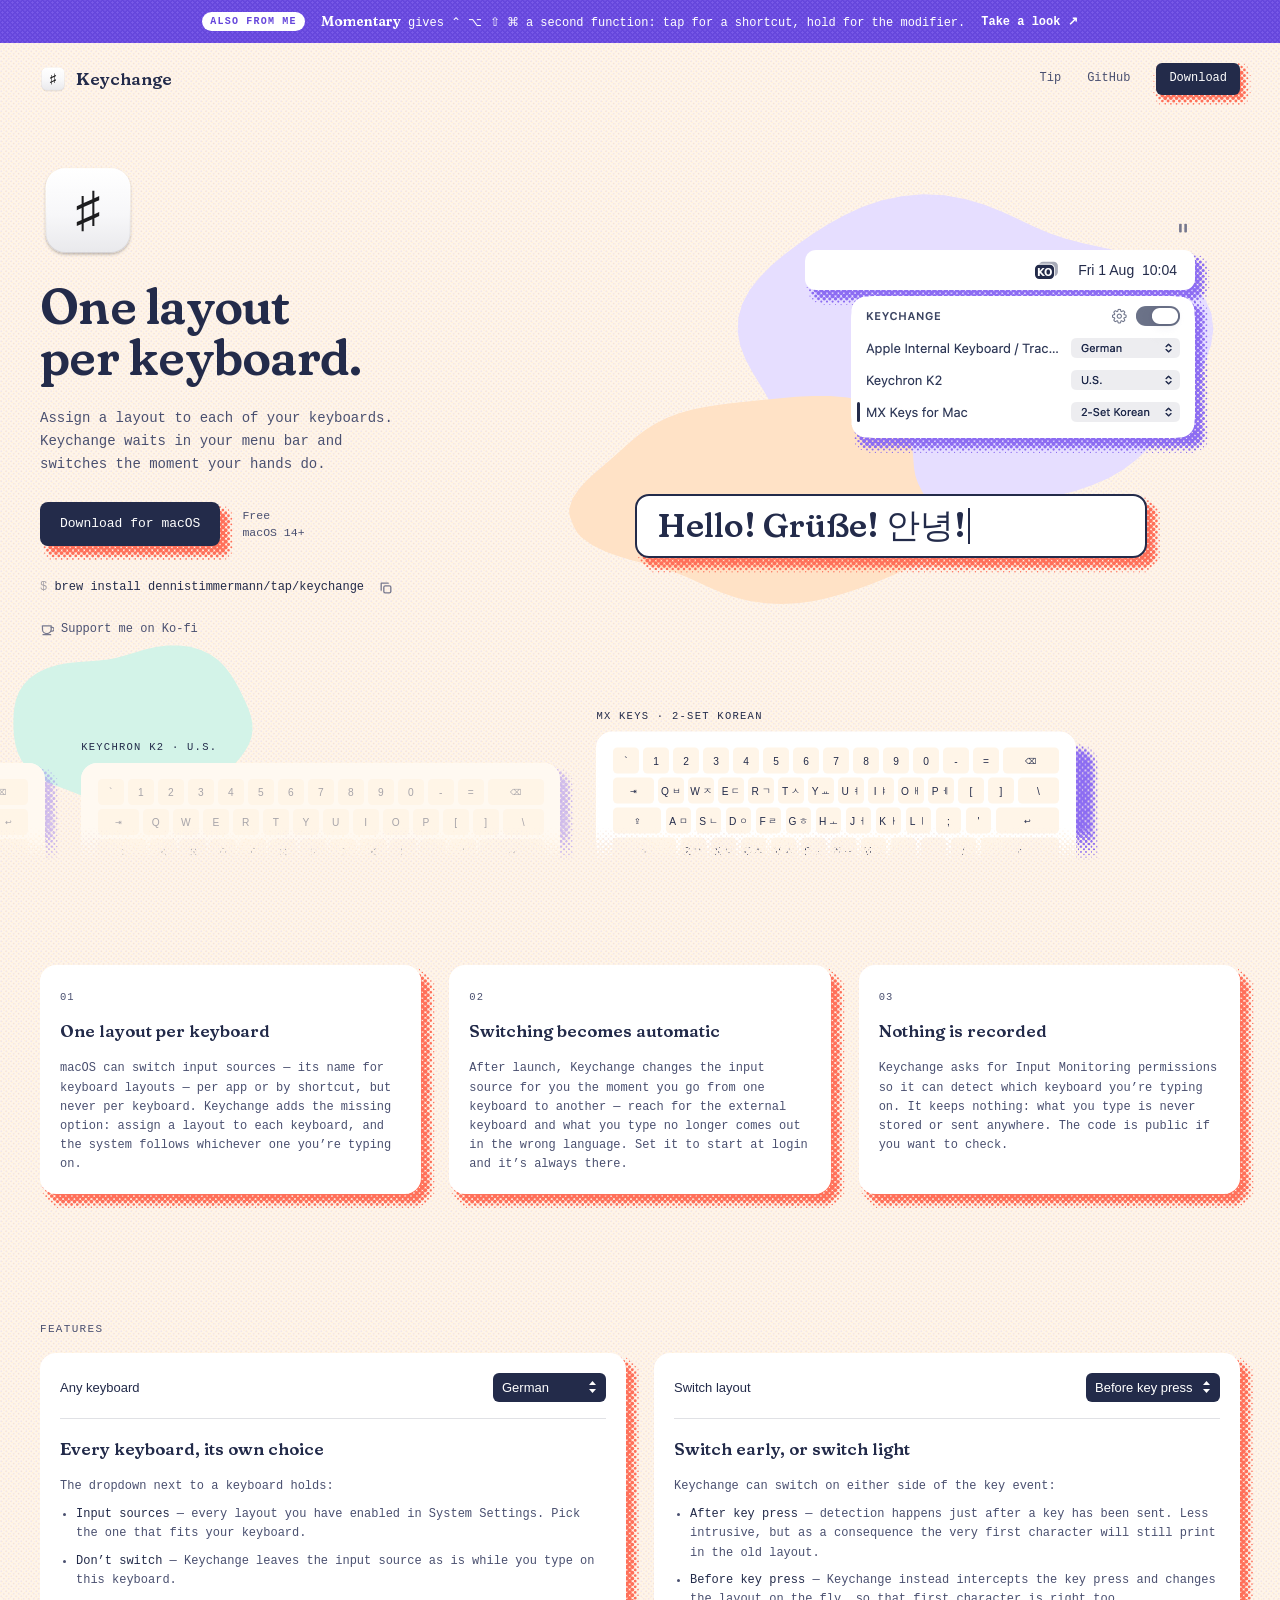
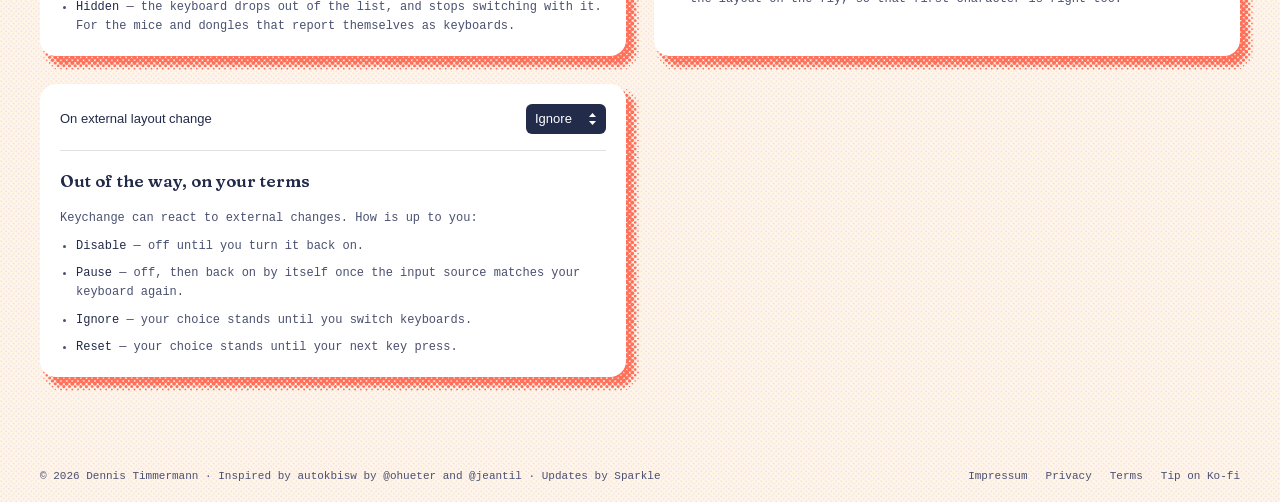
<file: docs/index.html>
<!doctype html>
<html lang="en">
<head>
<meta charset="utf-8">
<meta name="viewport" content="width=device-width, initial-scale=1">
<title>Keychange — automatic keyboard layout switching per keyboard for macOS</title>
<meta name="description" content="A macOS menu bar app that switches the system input source per physical keyboard. Free, MIT licensed.">
<link rel="canonical" href="https://keychange.dev/">
<link rel="icon" href="assets/keychange-icon.svg" type="image/svg+xml">
<link rel="icon" href="favicon.png" sizes="128x128" type="image/png">
<link rel="apple-touch-icon" href="favicon.png">
<meta property="og:type" content="website">
<meta property="og:locale" content="en_US">
<meta property="og:url" content="https://keychange.dev/">
<meta property="og:site_name" content="Keychange">
<meta property="og:title" content="Keychange — one layout per keyboard">
<meta property="og:description" content="macOS switches input sources per app, never per keyboard. Keychange assigns one to each of your keyboards and switches as you move between them.">
<meta property="og:image" content="https://keychange.dev/share/og.jpg">
<meta property="og:image:type" content="image/jpeg">
<meta property="og:image:width" content="1200">
<meta property="og:image:height" content="630">
<meta property="og:image:alt" content="Keychange — one layout per keyboard. The menu bar item and its popover, listing three keyboards with their input sources.">
<meta property="og:video" content="https://keychange.dev/share/og.mp4">
<meta property="og:video:secure_url" content="https://keychange.dev/share/og.mp4">
<meta property="og:video:type" content="video/mp4">
<meta property="og:video:width" content="1280">
<meta property="og:video:height" content="720">
<meta name="twitter:card" content="summary_large_image">
<link rel="stylesheet" href="assets/style.css">
<link rel="preload" href="assets/fraunces.woff2" as="font" type="font/woff2" crossorigin>

<!-- The app, described for search engines. -->
<script type="application/ld+json">
{
  "@context": "https://schema.org",
  "@type": "SoftwareApplication",
  "name": "Keychange",
  "url": "https://keychange.dev/",
  "description": "A macOS menu bar app that assigns an input source to each of your physical keyboards and switches the system to it as you move between them.",
  "applicationCategory": "UtilitiesApplication",
  "operatingSystem": "macOS 14.0 or later",
  "processorRequirements": "Apple silicon or Intel",
  "downloadUrl": "https://github.com/dennistimmermann/keychange/releases/latest/download/Keychange.dmg",
  "softwareHelp": "https://github.com/dennistimmermann/keychange",
  "license": "https://github.com/dennistimmermann/keychange/blob/main/LICENSE",
  "screenshot": "https://keychange.dev/share/og.jpg",
  "offers": {
    "@type": "Offer",
    "price": "0",
    "priceCurrency": "USD"
  },
  "author": {
    "@type": "Person",
    "name": "Dennis Timmermann",
    "url": "https://github.com/dennistimmermann"
  }
}
</script>
</head>
<body>

<!-- The other app, above everything: the card further down went unclicked. The whole
     strip is the link. -->
<a class="banner" href="https://dennistimmermann.github.io/momentary/" target="_blank" rel="noopener">
  <span class="banner-in">
    <span class="banner-tag">Also from me</span>
    <span class="banner-text"><b>Momentary</b> gives ⌃ ⌥ ⇧ ⌘ a second function:
      tap for a shortcut, hold for the modifier.</span>
    <span class="banner-go">Take a look ↗</span>
  </span>
</a>

<div class="page">

  <nav>
    <a class="wordmark" href="#top">
      <img src="assets/keychange-icon.svg" alt="" width="26" height="26">
      <span>Keychange</span>
    </a>
    <div class="nav-links">
      <a href="https://ko-fi.com/tmrmn" target="_blank" rel="noopener">Tip</a>
      <a href="https://github.com/dennistimmermann/keychange" target="_blank" rel="noopener">GitHub</a>
      <a class="button small" href="https://github.com/dennistimmermann/keychange/releases/latest/download/Keychange.dmg">Download<i class="cursor" aria-hidden="true"></i></a>
    </div>
  </nav>

  <header id="top" class="hero">
    <div class="hero-copy">
      <img class="hero-mark" src="assets/keychange-icon.svg" alt="Keychange" width="96" height="96">
      <h1>One layout per keyboard.</h1>
      <p>Assign a layout to each of your keyboards. Keychange waits in your menu bar and switches
         the moment your hands do.</p>
      <div class="cta">
        <a class="button" href="https://github.com/dennistimmermann/keychange/releases/latest/download/Keychange.dmg">Download for macOS<i class="cursor" aria-hidden="true"></i></a>
        <p class="cta-note"><span id="version"></span>Free<br>macOS 14+</p>
      </div>

      <!-- One line: the command behind a prompt, so it reads as something to paste into
           a terminal. -->
      <div class="install">
        <code class="cmd">brew install dennistimmermann/tap/keychange</code>
        <button class="brew" type="button" aria-label="Copy the install command"
                data-cmd="brew install dennistimmermann/tap/keychange">
          <svg class="glyph" width="14" height="14" viewBox="0 0 16 16" fill="none" stroke="currentColor"
               stroke-width="1.5" stroke-linecap="round" stroke-linejoin="round" aria-hidden="true">
            <rect x="5.5" y="5.5" width="8" height="8" rx="1.6"/>
            <path d="M10.5 2.5h-8v8"/>
          </svg>
          <svg class="check" width="14" height="14" viewBox="0 0 16 16" fill="none" stroke="currentColor"
               stroke-width="1.6" stroke-linecap="round" stroke-linejoin="round" aria-hidden="true">
            <path d="M3 8.5 6.2 11.5 13 4.5"/>
          </svg>
        </button>
        <span class="sr" role="status"></span>
      </div>

      <a class="kofi" href="https://ko-fi.com/tmrmn" target="_blank" rel="noopener">
        <!-- A plain cup rather than Ko-fi's own mark: it inherits the page's ink,
             and the label carries the name. -->
        <svg width="14" height="14" viewBox="0 0 16 16" fill="none" stroke="currentColor"
             stroke-width="1.4" stroke-linecap="round" stroke-linejoin="round" aria-hidden="true">
          <path d="M2.8 3.2h10v4a5 5 0 0 1-10 0z"/>
          <path d="M12.8 5h1.1a2.1 2.1 0 0 1 0 4.2h-1.1"/>
          <path d="M3.4 13.4h8.8"/>
        </svg>
        Support me on Ko-fi
      </a>
    </div>

    <!-- The demo is live, not a recording: hero.js plays story.js on these elements and
         builds the keyboards. Without script it rests on the card, the popover and an
         empty field. One image to assistive tech; the Pause button stays outside it. -->
    <div class="demo">
      <i class="blob lilac" data-seed="2"></i>
      <i class="blob peach" data-seed="5"></i>
      <div class="screen" role="img"
           aria-label="One text field, three keyboards: “Hello!” typed on a Keychron K2 set to U.S., then “Grüße!” on the built-in keyboard set to German, then “안녕!” on an MX Keys set to 2-Set Korean. The menu bar badge changes from EN to DE to KO the moment a key goes down on the next keyboard, and the popover marks whichever keyboard is being typed on.">
        <div class="bar">
          <canvas class="mark" width="23" height="18"></canvas>
          <span>Fri 1 Aug&nbsp;&nbsp;10:04</span>
        </div>
        <div class="popover">
          <img src="assets/panel-ink.png" width="344" height="142" alt="">
          <i class="rail"></i>
        </div>
        <div class="field"><span class="typed"></span><i class="caret"></i></div>
      </div>
      <button class="pause" type="button" aria-label="Pause the animation" hidden>
        <svg class="glyph" width="14" height="14" viewBox="0 0 16 16" fill="currentColor" aria-hidden="true">
          <rect x="3.5" y="3" width="3" height="10" rx="1"/>
          <rect x="9.5" y="3" width="3" height="10" rx="1"/>
        </svg>
        <svg class="play" width="14" height="14" viewBox="0 0 16 16" fill="currentColor" aria-hidden="true">
          <path d="M4.5 3.4v9.2a.8.8 0 0 0 1.2.7l7.3-4.6a.8.8 0 0 0 0-1.4L5.7 2.7a.8.8 0 0 0-1.2.7z"/>
        </svg>
      </button>
    </div>

    <i class="blob aqua" data-seed="4"></i>
    <div class="desk" aria-hidden="true">
      <div class="track">
        <div class="keyboard"><p>Apple Internal · German</p><div class="board"></div><div class="caps" data-layout="de"></div></div>
        <div class="keyboard"><p>Keychron K2 · U.S.</p><div class="board"></div><div class="caps" data-layout="us"></div></div>
        <div class="keyboard"><p>MX Keys · 2-Set Korean</p><div class="board"></div><div class="caps" data-layout="ko"></div></div>
      </div>
    </div>
    <svg class="rings" aria-hidden="true">
      <line stroke-width="3" stroke-dasharray="0 7"/>
      <circle/>
      <circle/>
    </svg>
  </header>

  <section id="why" class="cards">
    <article>
      <span class="eyebrow">01</span>
      <h3>One layout per keyboard</h3>
      <p>macOS can switch input sources — its name for keyboard layouts — per app or by shortcut,
         but never per keyboard. Keychange
         adds the missing option: assign a layout to each keyboard, and the system follows whichever
         one you’re typing on.</p>
    </article>
    <article>
      <span class="eyebrow">02</span>
      <h3>Switching becomes automatic</h3>
      <p>After launch, Keychange changes the input source for you the moment you go from one
         keyboard to another — reach for the external keyboard and what you type no longer comes
         out in the wrong language. Set it to start at login and it’s always there.</p>
    </article>
    <article>
      <span class="eyebrow">03</span>
      <h3>Nothing is recorded</h3>
      <p>Keychange asks for Input Monitoring permissions so it can detect which keyboard you’re
         typing on. It keeps nothing: what you type is never stored or sent anywhere. The code
         is public if you want to check.</p>
    </article>
  </section>

  <!-- The two settings as the app shows them: a label and a real popup button, carrying
       the app's own options. They open and stay open on whatever you pick — nothing on
       the page reacts, they are here to show what the choices are. -->
  <h2 class="section-head" id="features">Features</h2>
  <section class="settings">
    <article>
      <label class="setting">
        <span class="setting-label">Any keyboard</span>
        <select class="popup">
          <option>Don’t switch</option>
          <option>U.S.</option>
          <option selected>German</option>
          <option>2-Set Korean</option>
          <option>Hidden</option>
        </select>
      </label>
      <h3>Every keyboard, its own choice</h3>
      <p>The dropdown next to a keyboard holds:</p>
      <ul class="modes">
        <li><em>Input sources</em> — every layout you have enabled in System Settings. Pick the
            one that fits your keyboard.</li>
        <li><em>Don’t switch</em> — Keychange leaves the input source as is while you type
            on this keyboard.</li>
        <li><em>Hidden</em> — the keyboard drops out of the list, and stops switching with it.
            For the mice and dongles that report themselves as keyboards.</li>
      </ul>
    </article>
    <article>
      <label class="setting">
        <span class="setting-label">Switch layout</span>
        <select class="popup">
          <option>After key press</option>
          <option selected>Before key press</option>
        </select>
      </label>
      <h3>Switch early, or switch light</h3>
      <p>Keychange can switch on either side of the key event:</p>
      <ul class="modes">
        <li><em>After key press</em> — detection happens just after a key has been sent. Less
            intrusive, but as a consequence the very first character will still print in the
            old layout.</li>
        <li><em>Before key press</em> — Keychange instead intercepts the key press and changes
            the layout on the fly, so that first character is right too.</li>
      </ul>
    </article>
    <article>
      <label class="setting">
        <span class="setting-label">On external layout change</span>
        <select class="popup">
          <option>Disable</option>
          <option>Pause</option>
          <option selected>Ignore</option>
          <option>Reset</option>
        </select>
      </label>
      <h3>Out of the way, on your terms</h3>
      <p>Keychange can react to external changes. How is up to you:</p>
      <ul class="modes">
        <li><em>Disable</em> — off until you turn it back on.</li>
        <li><em>Pause</em> — off, then back on by itself once the input source matches your
            keyboard again.</li>
        <li><em>Ignore</em> — your choice stands until you switch keyboards.</li>
        <li><em>Reset</em> — your choice stands until your next key press.</li>
      </ul>
    </article>
  </section>

  <footer>
    <span>© 2026 Dennis Timmermann · Inspired by
      <a href="https://github.com/ohueter/autokbisw" target="_blank" rel="noopener">autokbisw</a> by <a href="https://github.com/ohueter" target="_blank" rel="noopener">@ohueter</a> and <a href="https://github.com/jeantil" target="_blank" rel="noopener">@jeantil</a> · Updates by
      <a href="https://github.com/sparkle-project/Sparkle" target="_blank" rel="noopener">Sparkle</a></span>
    <span class="footer-legal">
      <a href="/impressum.html">Impressum</a>
      <a href="/privacy.html">Privacy</a>
      <a href="/terms.html">Terms</a>
      <a href="https://ko-fi.com/tmrmn" target="_blank" rel="noopener">Tip on Ko-fi</a>
    </span>
  </footer>

</div>

<!-- The latest tag, in front of the download note. GitHub's API is the only source
     that is right the moment a release is published; if it is unreachable or rate
     limited the note simply stays as it is. -->
<script>
fetch('https://api.github.com/repos/dennistimmermann/keychange/releases/latest')
  .then(r => r.json())
  .then(r => { if (r.tag_name) document.getElementById('version').textContent = r.tag_name + ' · '; })
  .catch(() => {});

// The check mark says it to the eye; the status line says it to a screen reader.
const brew = document.querySelector('.brew');
const said = document.querySelector('.install [role=status]');
// Only once the clipboard has taken it: a refused write must not claim success.
brew.addEventListener('click', () => {
  navigator.clipboard.writeText(brew.dataset.cmd).then(() => {
    brew.classList.add('copied');
    said.textContent = 'Copied';
    setTimeout(() => { brew.classList.remove('copied'); said.textContent = ''; }, 1600);
  }).catch(() => {});
});
</script>
<script type="module" src="js/shade.js"></script>
<script type="module" src="js/hero.js"></script>
<script type="module" src="js/ring.js"></script>

</body>
</html>
</file>
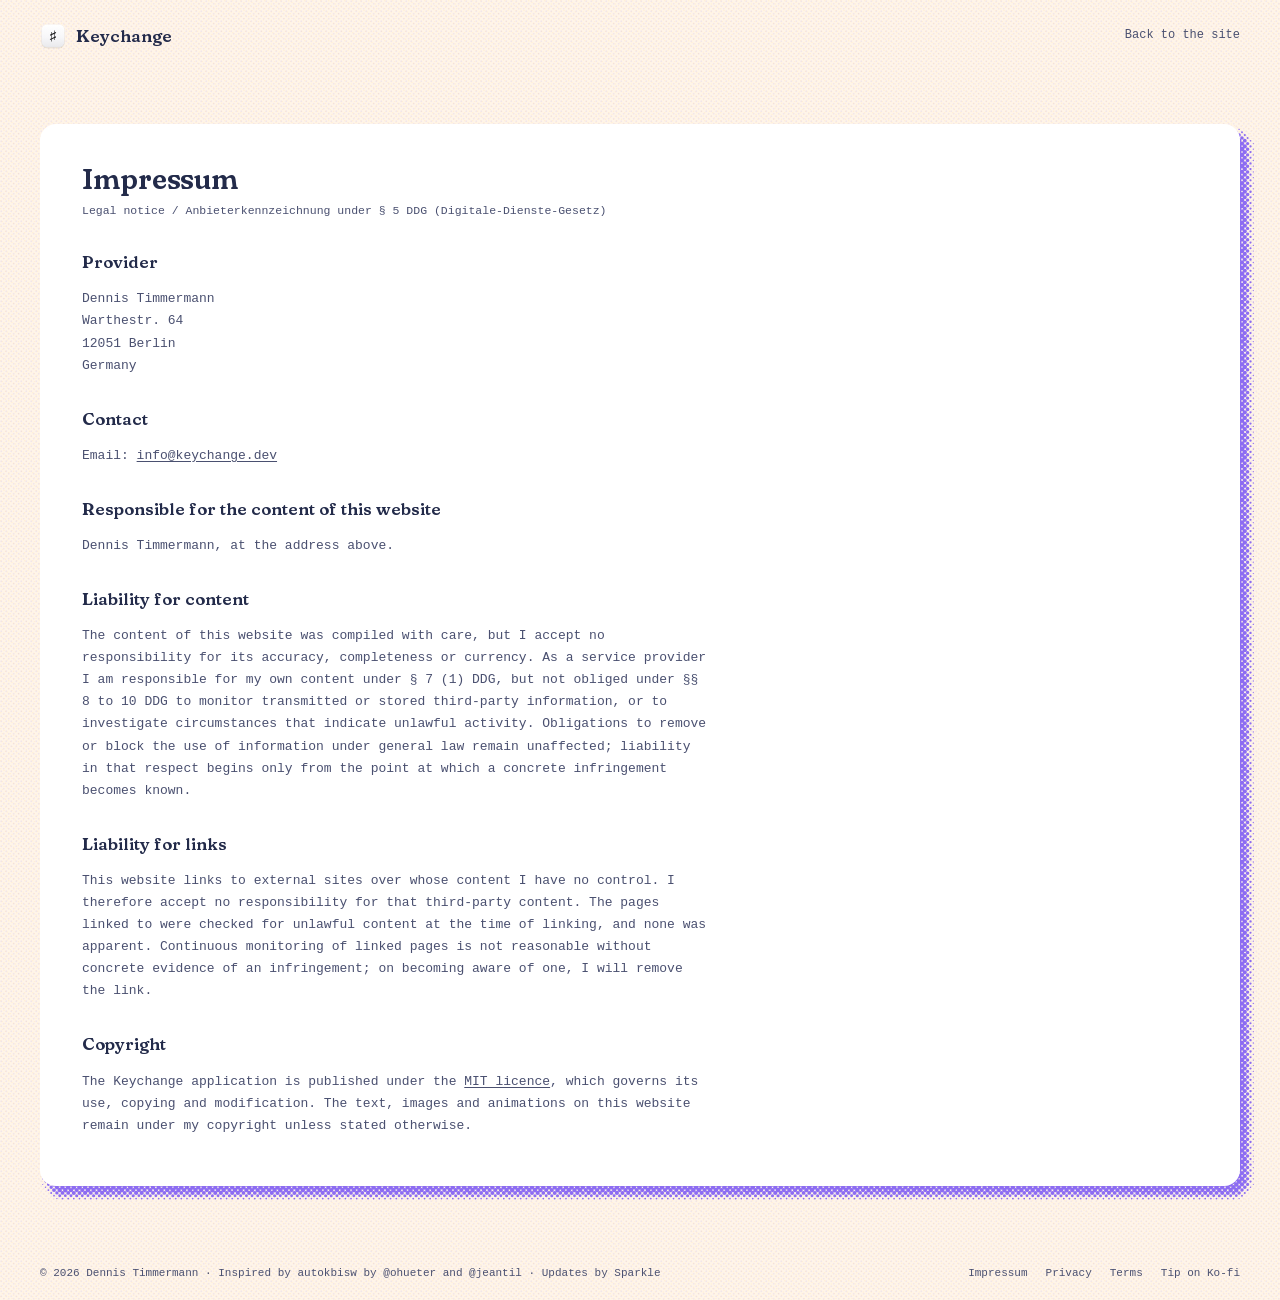
<file: docs/impressum.html>
<!doctype html>
<html lang="en">
<head>
<meta charset="utf-8">
<meta name="viewport" content="width=device-width, initial-scale=1">
<title>Impressum — Keychange</title>
<meta name="description" content="Legal notice for keychange.dev under § 5 DDG.">
<meta name="robots" content="noindex">
<link rel="canonical" href="https://keychange.dev/impressum.html">
<link rel="icon" href="assets/keychange-icon.svg" type="image/svg+xml">
<link rel="icon" href="favicon.png" sizes="128x128" type="image/png">
<link rel="stylesheet" href="assets/style.css">
</head>
<body>
<div class="page">

  <nav>
    <a class="wordmark" href="/">
      <img src="assets/keychange-icon.svg" alt="" width="26" height="26">
      <span>Keychange</span>
    </a>
    <div class="nav-links">
      <a href="/">Back to the site</a>
    </div>
  </nav>

  <main class="legal">
    <article>
      <h1>Impressum</h1>
      <p class="sub">Legal notice / Anbieterkennzeichnung under § 5 DDG (Digitale-Dienste-Gesetz)</p>

      <h2>Provider</h2>
      <address>
        Dennis Timmermann<br>
        Warthestr. 64<br>
        12051 Berlin<br>
        Germany
      </address>

      <h2>Contact</h2>
      <p>Email: <a href="mailto:info@keychange.dev">info@keychange.dev</a></p>

      <h2>Responsible for the content of this website</h2>
      <p>Dennis Timmermann, at the address above.</p>

      <h2>Liability for content</h2>
      <p>The content of this website was compiled with care, but I accept no responsibility
         for its accuracy, completeness or currency. As a service provider I am responsible
         for my own content under § 7 (1) DDG, but not obliged under §§ 8 to 10 DDG to
         monitor transmitted or stored third-party information, or to investigate
         circumstances that indicate unlawful activity. Obligations to remove or block the
         use of information under general law remain unaffected; liability in that respect
         begins only from the point at which a concrete infringement becomes known.</p>

      <h2>Liability for links</h2>
      <p>This website links to external sites over whose content I have no control. I
         therefore accept no responsibility for that third-party content. The pages linked
         to were checked for unlawful content at the time of linking, and none was
         apparent. Continuous monitoring of linked pages is not reasonable without
         concrete evidence of an infringement; on becoming aware of one, I will remove
         the link.</p>

      <h2>Copyright</h2>
      <p>The Keychange application is published under the
         <a href="https://github.com/dennistimmermann/keychange/blob/main/LICENSE" target="_blank" rel="noopener">MIT
         licence</a>, which governs its use, copying and modification. The text, images
         and animations on this website remain under my copyright unless stated otherwise.</p>
    </article>
  </main>

  <footer>
    <span>© 2026 Dennis Timmermann · Inspired by
      <a href="https://github.com/ohueter/autokbisw" target="_blank" rel="noopener">autokbisw</a> by <a href="https://github.com/ohueter" target="_blank" rel="noopener">@ohueter</a> and <a href="https://github.com/jeantil" target="_blank" rel="noopener">@jeantil</a> · Updates by
      <a href="https://github.com/sparkle-project/Sparkle" target="_blank" rel="noopener">Sparkle</a></span>
    <span class="footer-legal">
      <a href="/impressum.html">Impressum</a>
      <a href="/privacy.html">Privacy</a>
      <a href="/terms.html">Terms</a>
      <a href="https://ko-fi.com/tmrmn" target="_blank" rel="noopener">Tip on Ko-fi</a>
    </span>
  </footer>

</div>
<script type="module" src="js/shade.js"></script>
</body>
</html>
</file>
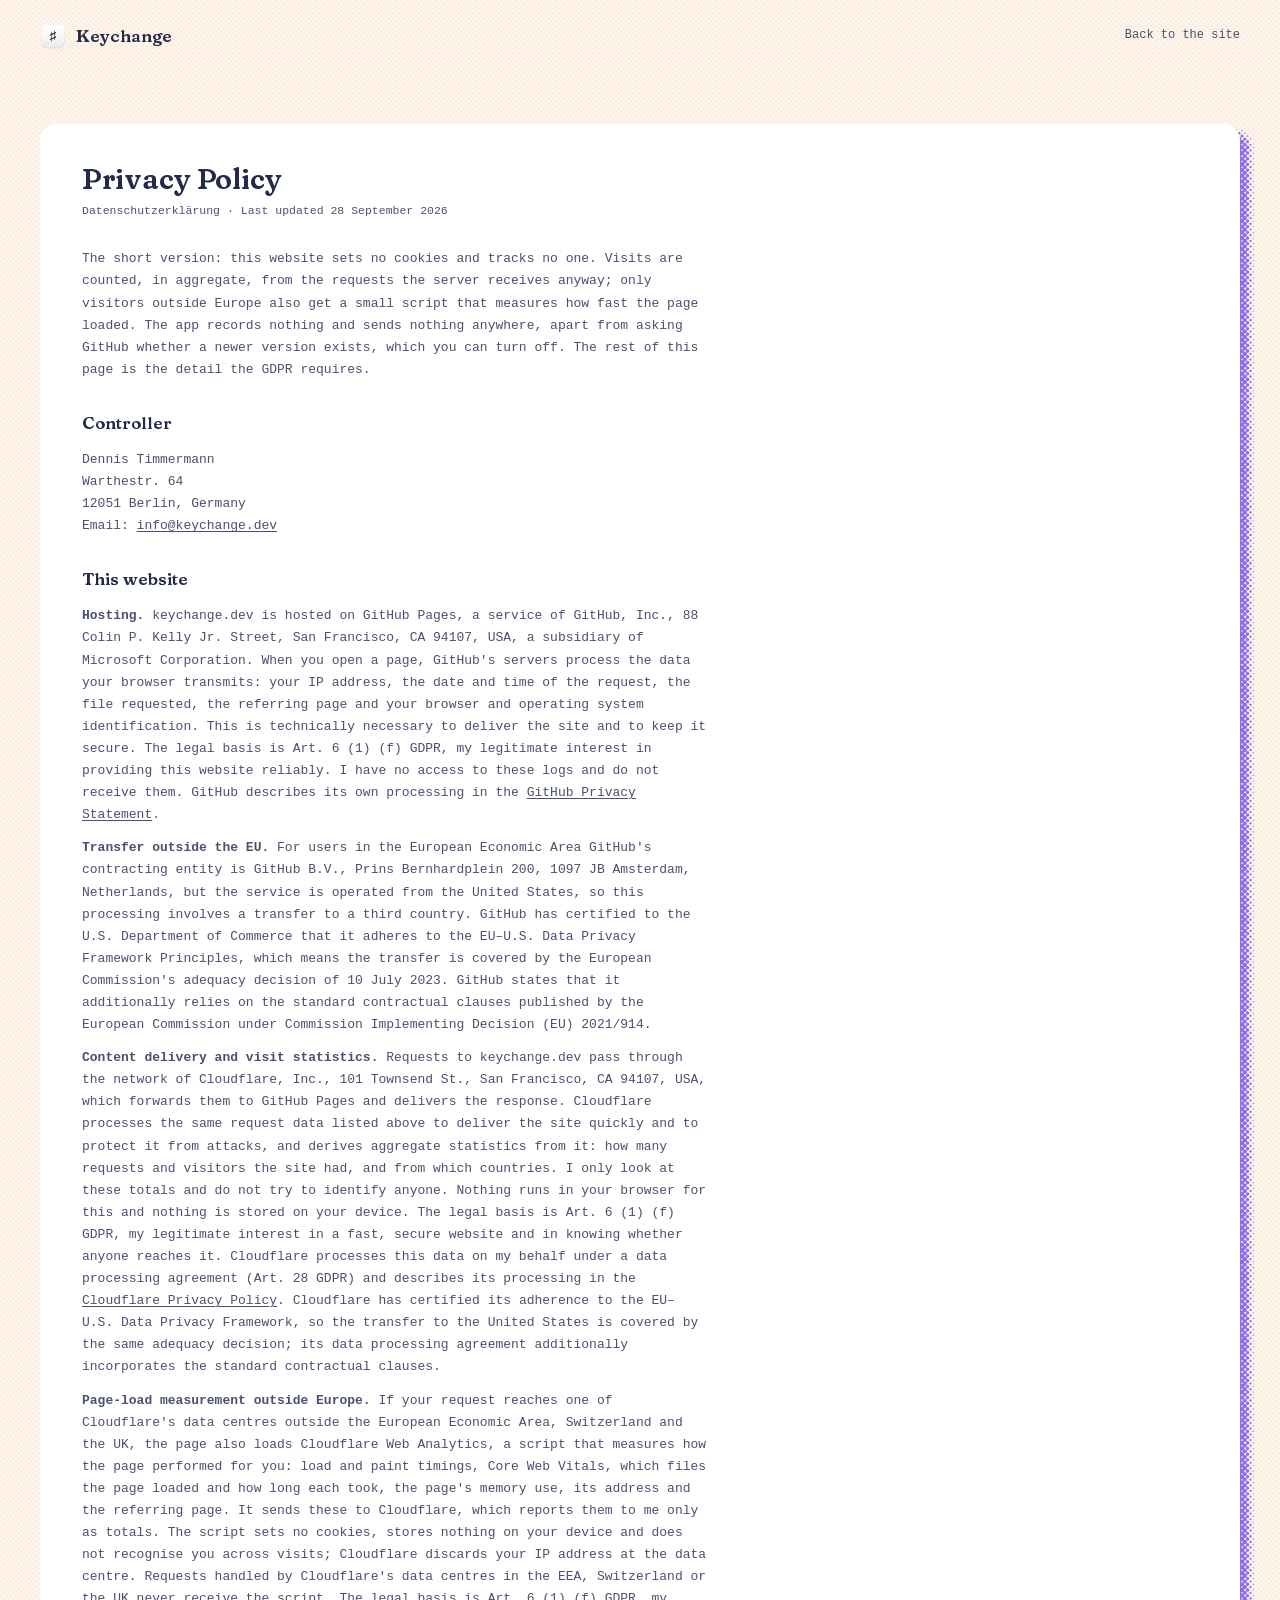
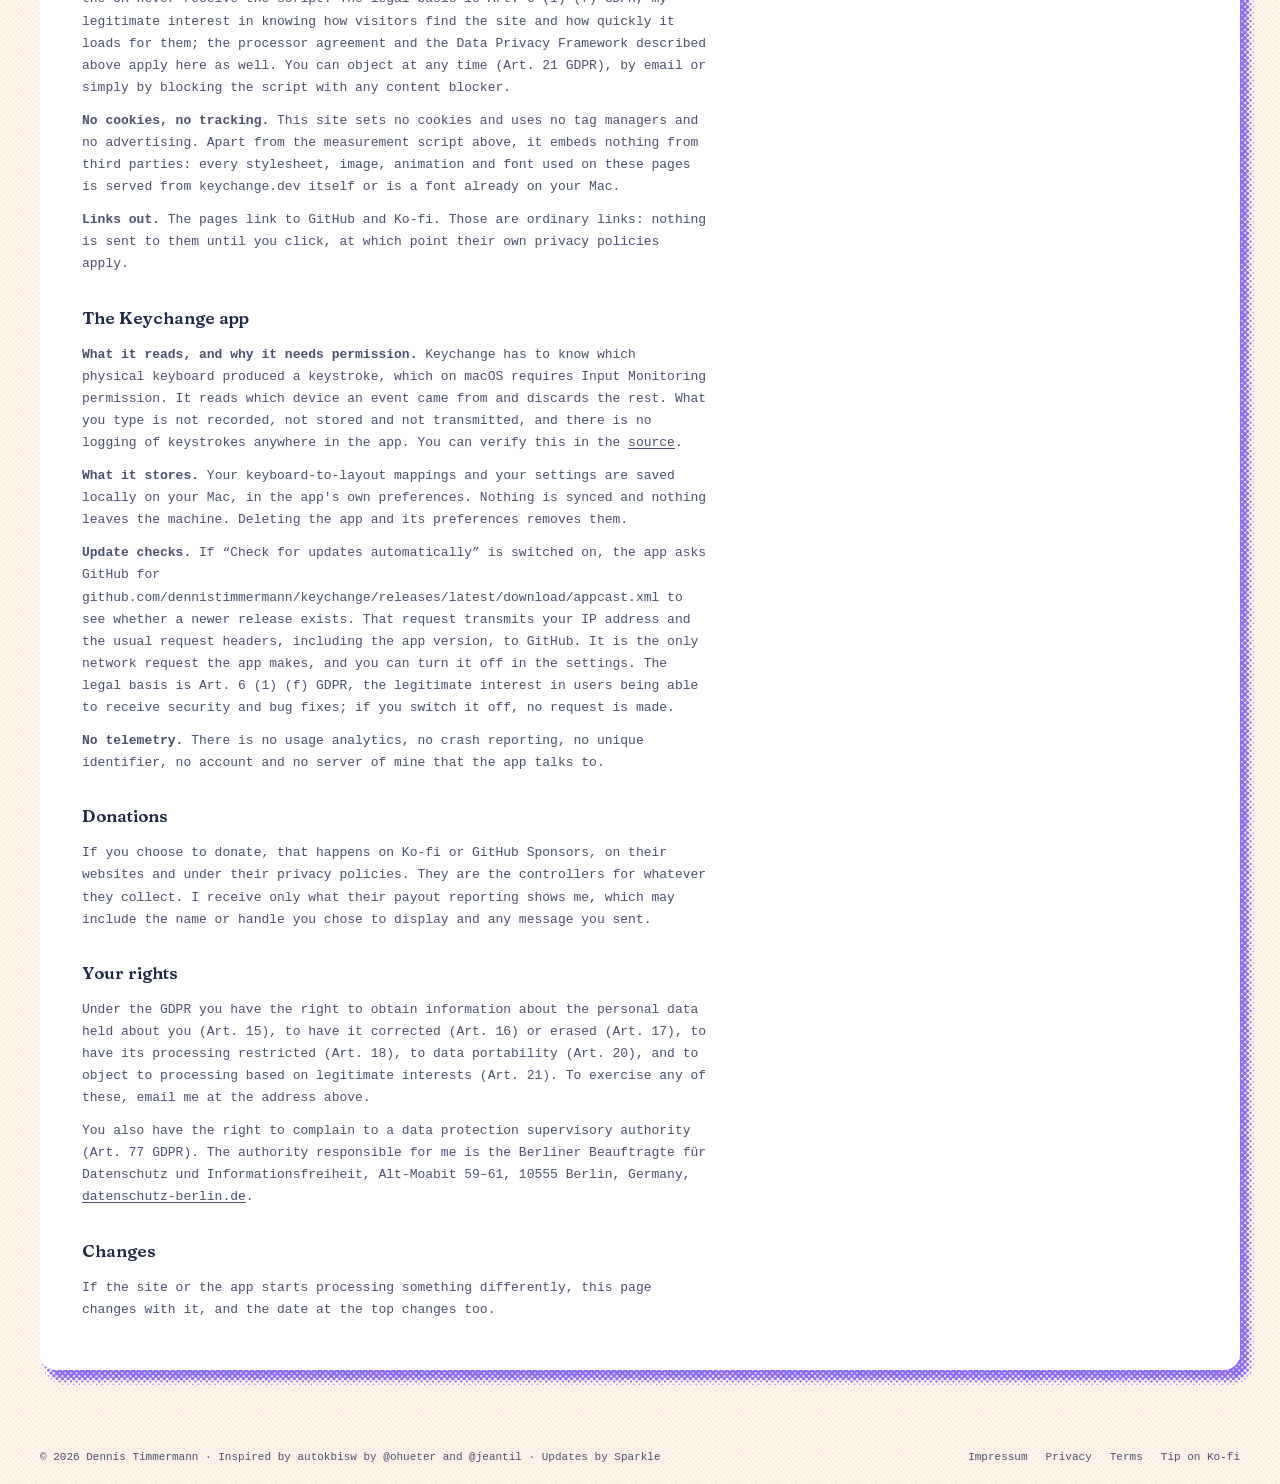
<file: docs/privacy.html>
<!doctype html>
<html lang="en">
<head>
<meta charset="utf-8">
<meta name="viewport" content="width=device-width, initial-scale=1">
<title>Privacy Policy — Keychange</title>
<meta name="description" content="What keychange.dev and the Keychange app do and do not process. No cookies, no tracking, no telemetry.">
<link rel="canonical" href="https://keychange.dev/privacy.html">
<link rel="icon" href="assets/keychange-icon.svg" type="image/svg+xml">
<link rel="icon" href="favicon.png" sizes="128x128" type="image/png">
<link rel="stylesheet" href="assets/style.css">
</head>
<body>
<div class="page">

  <nav>
    <a class="wordmark" href="/">
      <img src="assets/keychange-icon.svg" alt="" width="26" height="26">
      <span>Keychange</span>
    </a>
    <div class="nav-links">
      <a href="/">Back to the site</a>
    </div>
  </nav>

  <main class="legal">
    <article>
      <h1>Privacy Policy</h1>
      <p class="sub">Datenschutzerklärung · Last updated 28 September 2026</p>

      <p>The short version: this website sets no cookies and tracks no one. Visits are
         counted, in aggregate, from the requests the server receives anyway; only
         visitors outside Europe also get a small script that measures how fast the page
         loaded. The app records nothing and sends nothing anywhere,
         apart from asking GitHub whether a newer version exists, which you can turn off.
         The rest of this page is the detail the GDPR requires.</p>

      <h2>Controller</h2>
      <address>
        Dennis Timmermann<br>
        Warthestr. 64<br>
        12051 Berlin, Germany<br>
        Email: <a href="mailto:info@keychange.dev">info@keychange.dev</a>
      </address>

      <h2>This website</h2>
      <p><b>Hosting.</b> keychange.dev is hosted on GitHub Pages, a service of GitHub, Inc.,
         88 Colin P. Kelly Jr. Street, San Francisco, CA 94107, USA, a subsidiary of
         Microsoft Corporation. When you open a page, GitHub's servers process the data your browser
         transmits: your IP address, the date and time of the request, the file requested,
         the referring page and your browser and operating system identification. This is
         technically necessary to deliver the site and to keep it secure. The legal basis
         is Art. 6 (1) (f) GDPR, my legitimate interest in providing this website reliably.
         I have no access to these logs and do not receive them. GitHub describes its own
         processing in the
         <a href="https://docs.github.com/en/site-policy/privacy-policies/github-general-privacy-statement" target="_blank" rel="noopener">GitHub
         Privacy Statement</a>.</p>
      <p><b>Transfer outside the EU.</b> For users in the European Economic Area GitHub's
         contracting entity is GitHub B.V., Prins Bernhardplein 200, 1097 JB Amsterdam,
         Netherlands, but the service is operated from the United States, so this processing
         involves a transfer to a third country. GitHub has certified to the U.S. Department
         of Commerce that it adheres to the EU–U.S. Data Privacy Framework Principles, which
         means the transfer is covered by the European Commission's adequacy decision of
         10 July 2023. GitHub states that it additionally relies on the standard contractual
         clauses published by the European Commission under Commission Implementing Decision
         (EU) 2021/914.</p>
      <p><b>Content delivery and visit statistics.</b> Requests to keychange.dev pass
         through the network of Cloudflare, Inc., 101 Townsend St., San Francisco, CA 94107,
         USA, which forwards them to GitHub Pages and delivers the response. Cloudflare
         processes the same request data listed above to deliver the site quickly and to
         protect it from attacks, and derives aggregate statistics from it: how many
         requests and visitors the site had, and from which countries. I only look at
         these totals and do not try to identify anyone. Nothing runs in your browser for
         this and nothing is stored on your device. The legal basis is Art. 6 (1) (f) GDPR,
         my legitimate interest in a fast, secure website and in knowing whether anyone
         reaches it. Cloudflare processes this data on my behalf under a data processing
         agreement (Art. 28 GDPR) and describes its processing in the
         <a href="https://www.cloudflare.com/privacypolicy/" target="_blank" rel="noopener">Cloudflare
         Privacy Policy</a>. Cloudflare has certified its adherence to the EU–U.S. Data
         Privacy Framework, so the transfer to the United States is covered by the same
         adequacy decision; its data processing agreement additionally incorporates the
         standard contractual clauses.</p>
      <p><b>Page-load measurement outside Europe.</b> If your request reaches one of
         Cloudflare's data centres outside the European Economic Area, Switzerland and the
         UK, the page also loads Cloudflare Web Analytics, a script that measures how the
         page performed for you: load and paint timings, Core Web Vitals, which files the
         page loaded and how long each took, the page's memory use, its address and the
         referring page. It sends these to Cloudflare, which reports them to me only as
         totals. The script sets no cookies, stores nothing on your device and does not
         recognise you across visits; Cloudflare discards your IP address at the data
         centre. Requests handled by Cloudflare's data centres in the EEA, Switzerland or
         the UK never receive the script. The legal basis is Art. 6 (1) (f) GDPR, my legitimate
         interest in knowing how visitors find the site and how quickly it loads for them;
         the processor agreement and the Data Privacy Framework described above apply
         here as well. You can object at any time (Art. 21 GDPR), by email or simply by
         blocking the script with any content blocker.</p>
      <p><b>No cookies, no tracking.</b> This site sets no cookies and uses no tag
         managers and no advertising. Apart from the measurement script above, it embeds
         nothing from third parties: every stylesheet, image, animation and font used on
         these pages is served from keychange.dev itself or is a font already on your
         Mac.</p>
      <p><b>Links out.</b> The pages link to GitHub and Ko-fi. Those are ordinary links:
         nothing is sent to them until you click, at which point their own privacy
         policies apply.</p>

      <h2>The Keychange app</h2>
      <p><b>What it reads, and why it needs permission.</b> Keychange has to know which
         physical keyboard produced a keystroke, which on macOS requires Input Monitoring
         permission. It reads which device an event came from and discards the rest. What
         you type is not recorded, not stored and not transmitted, and there is no
         logging of keystrokes anywhere in the app. You can verify this in the
         <a href="https://github.com/dennistimmermann/keychange" target="_blank" rel="noopener">source</a>.</p>
      <p><b>What it stores.</b> Your keyboard-to-layout mappings and your settings are
         saved locally on your Mac, in the app's own preferences. Nothing is synced and
         nothing leaves the machine. Deleting the app and its preferences removes them.</p>
      <p><b>Update checks.</b> If “Check for updates automatically” is switched on, the app
         asks GitHub for
         <code>github.com/dennistimmermann/keychange/releases/latest/download/appcast.xml</code>
         to see whether a newer release exists. That request transmits your IP address and
         the usual request headers, including the app version, to GitHub. It is the only
         network request the app makes, and you can turn it off in the settings. The legal
         basis is Art. 6 (1) (f) GDPR, the legitimate interest in users being able to
         receive security and bug fixes; if you switch it off, no request is made.</p>
      <p><b>No telemetry.</b> There is no usage analytics, no crash reporting, no unique
         identifier, no account and no server of mine that the app talks to.</p>

      <h2>Donations</h2>
      <p>If you choose to donate, that happens on Ko-fi or GitHub Sponsors, on their
         websites and under their privacy policies. They are the controllers for whatever
         they collect. I receive only what their payout reporting shows me, which may
         include the name or handle you chose to display and any message you sent.</p>

      <h2>Your rights</h2>
      <p>Under the GDPR you have the right to obtain information about the personal data
         held about you (Art. 15), to have it corrected (Art. 16) or erased (Art. 17), to
         have its processing restricted (Art. 18), to data portability (Art. 20), and to
         object to processing based on legitimate interests (Art. 21). To exercise any of
         these, email me at the address above.</p>
      <p>You also have the right to complain to a data protection supervisory authority
         (Art. 77 GDPR). The authority responsible for me is the Berliner Beauftragte für
         Datenschutz und Informationsfreiheit, Alt-Moabit 59–61, 10555 Berlin, Germany,
         <a href="https://www.datenschutz-berlin.de/" target="_blank" rel="noopener">datenschutz-berlin.de</a>.</p>

      <h2>Changes</h2>
      <p>If the site or the app starts processing something differently, this page changes
         with it, and the date at the top changes too.</p>
    </article>
  </main>

  <footer>
    <span>© 2026 Dennis Timmermann · Inspired by
      <a href="https://github.com/ohueter/autokbisw" target="_blank" rel="noopener">autokbisw</a> by <a href="https://github.com/ohueter" target="_blank" rel="noopener">@ohueter</a> and <a href="https://github.com/jeantil" target="_blank" rel="noopener">@jeantil</a> · Updates by
      <a href="https://github.com/sparkle-project/Sparkle" target="_blank" rel="noopener">Sparkle</a></span>
    <span class="footer-legal">
      <a href="/impressum.html">Impressum</a>
      <a href="/privacy.html">Privacy</a>
      <a href="/terms.html">Terms</a>
      <a href="https://ko-fi.com/tmrmn" target="_blank" rel="noopener">Tip on Ko-fi</a>
    </span>
  </footer>

</div>
<script type="module" src="js/shade.js"></script>
</body>
</html>
</file>
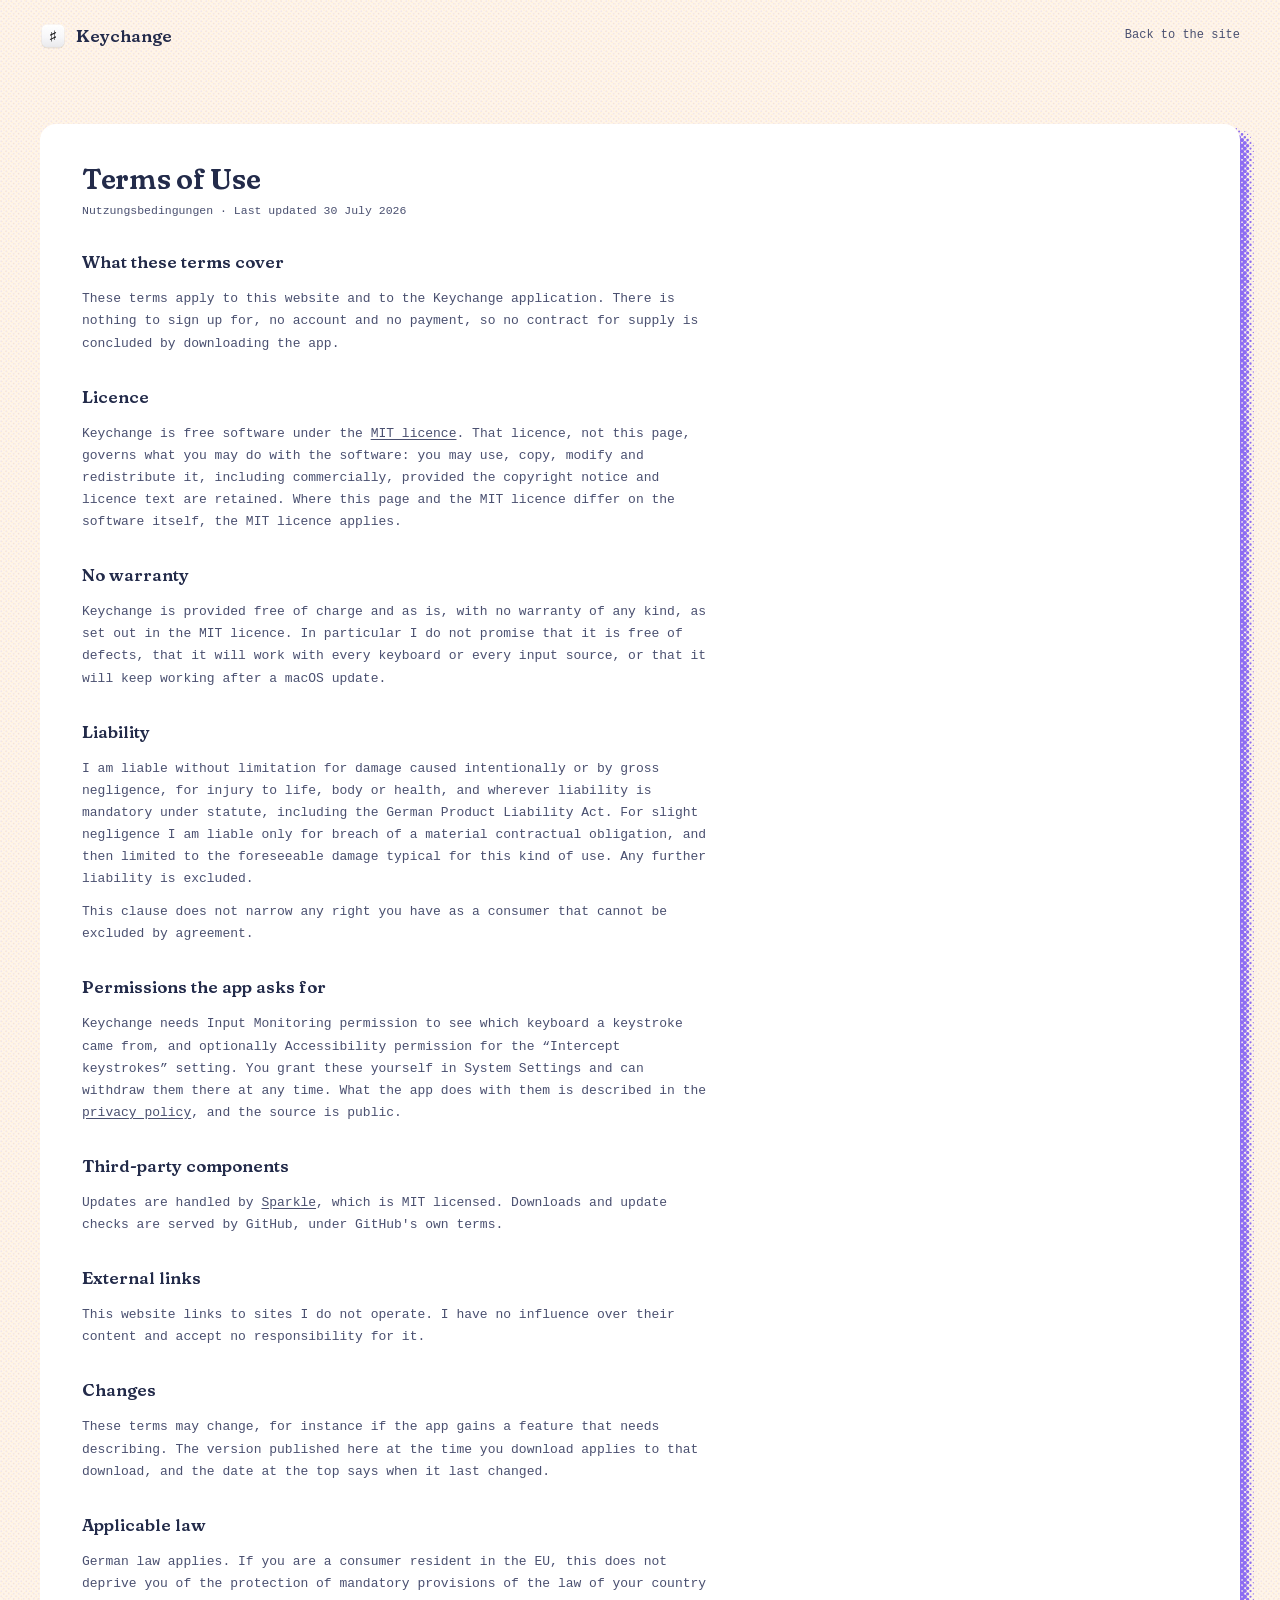
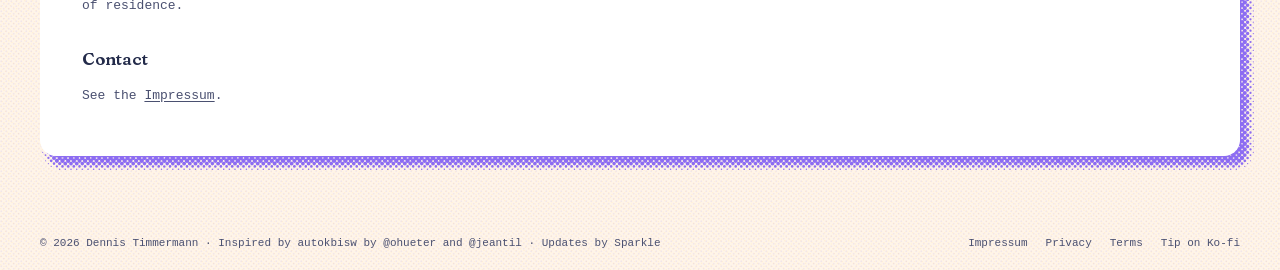
<file: docs/terms.html>
<!doctype html>
<html lang="en">
<head>
<meta charset="utf-8">
<meta name="viewport" content="width=device-width, initial-scale=1">
<title>Terms of Use — Keychange</title>
<meta name="description" content="Terms for using the Keychange app and this website. Free software under the MIT licence.">
<link rel="canonical" href="https://keychange.dev/terms.html">
<link rel="icon" href="assets/keychange-icon.svg" type="image/svg+xml">
<link rel="icon" href="favicon.png" sizes="128x128" type="image/png">
<link rel="stylesheet" href="assets/style.css">
</head>
<body>
<div class="page">

  <nav>
    <a class="wordmark" href="/">
      <img src="assets/keychange-icon.svg" alt="" width="26" height="26">
      <span>Keychange</span>
    </a>
    <div class="nav-links">
      <a href="/">Back to the site</a>
    </div>
  </nav>

  <main class="legal">
    <article>
      <h1>Terms of Use</h1>
      <p class="sub">Nutzungsbedingungen · Last updated 30 July 2026</p>

      <h2>What these terms cover</h2>
      <p>These terms apply to this website and to the Keychange application. There is
         nothing to sign up for, no account and no payment, so no contract for supply is
         concluded by downloading the app.</p>

      <h2>Licence</h2>
      <p>Keychange is free software under the
         <a href="https://github.com/dennistimmermann/keychange/blob/main/LICENSE" target="_blank" rel="noopener">MIT
         licence</a>. That licence, not this page, governs what you may do with the
         software: you may use, copy, modify and redistribute it, including commercially,
         provided the copyright notice and licence text are retained. Where this page and
         the MIT licence differ on the software itself, the MIT licence applies.</p>

      <h2>No warranty</h2>
      <p>Keychange is provided free of charge and as is, with no warranty of any kind, as
         set out in the MIT licence. In particular I do not promise that it is free of
         defects, that it will work with every keyboard or every input source, or that it
         will keep working after a macOS update.</p>

      <h2>Liability</h2>
      <p>I am liable without limitation for damage caused intentionally or by gross
         negligence, for injury to life, body or health, and wherever liability is
         mandatory under statute, including the German Product Liability Act. For slight
         negligence I am liable only for breach of a material contractual obligation, and
         then limited to the foreseeable damage typical for this kind of use. Any further
         liability is excluded.</p>
      <p>This clause does not narrow any right you have as a consumer that cannot be
         excluded by agreement.</p>

      <h2>Permissions the app asks for</h2>
      <p>Keychange needs Input Monitoring permission to see which keyboard a keystroke came
         from, and optionally Accessibility permission for the “Intercept keystrokes”
         setting. You grant these yourself in System Settings and can withdraw them there
         at any time. What the app does with them is described in the
         <a href="/privacy.html">privacy policy</a>, and the source is public.</p>

      <h2>Third-party components</h2>
      <p>Updates are handled by <a href="https://github.com/sparkle-project/Sparkle" target="_blank" rel="noopener">Sparkle</a>,
         which is MIT licensed. Downloads and update checks are served by GitHub, under
         GitHub's own terms.</p>

      <h2>External links</h2>
      <p>This website links to sites I do not operate. I have no influence over their
         content and accept no responsibility for it.</p>

      <h2>Changes</h2>
      <p>These terms may change, for instance if the app gains a feature that needs
         describing. The version published here at the time you download applies to that
         download, and the date at the top says when it last changed.</p>

      <h2>Applicable law</h2>
      <p>German law applies. If you are a consumer resident in the EU, this does not
         deprive you of the protection of mandatory provisions of the law of your country
         of residence.</p>

      <h2>Contact</h2>
      <p>See the <a href="/impressum.html">Impressum</a>.</p>
    </article>
  </main>

  <footer>
    <span>© 2026 Dennis Timmermann · Inspired by
      <a href="https://github.com/ohueter/autokbisw" target="_blank" rel="noopener">autokbisw</a> by <a href="https://github.com/ohueter" target="_blank" rel="noopener">@ohueter</a> and <a href="https://github.com/jeantil" target="_blank" rel="noopener">@jeantil</a> · Updates by
      <a href="https://github.com/sparkle-project/Sparkle" target="_blank" rel="noopener">Sparkle</a></span>
    <span class="footer-legal">
      <a href="/impressum.html">Impressum</a>
      <a href="/privacy.html">Privacy</a>
      <a href="/terms.html">Terms</a>
      <a href="https://ko-fi.com/tmrmn" target="_blank" rel="noopener">Tip on Ko-fi</a>
    </span>
  </footer>

</div>
<script type="module" src="js/shade.js"></script>
</body>
</html>
</file>
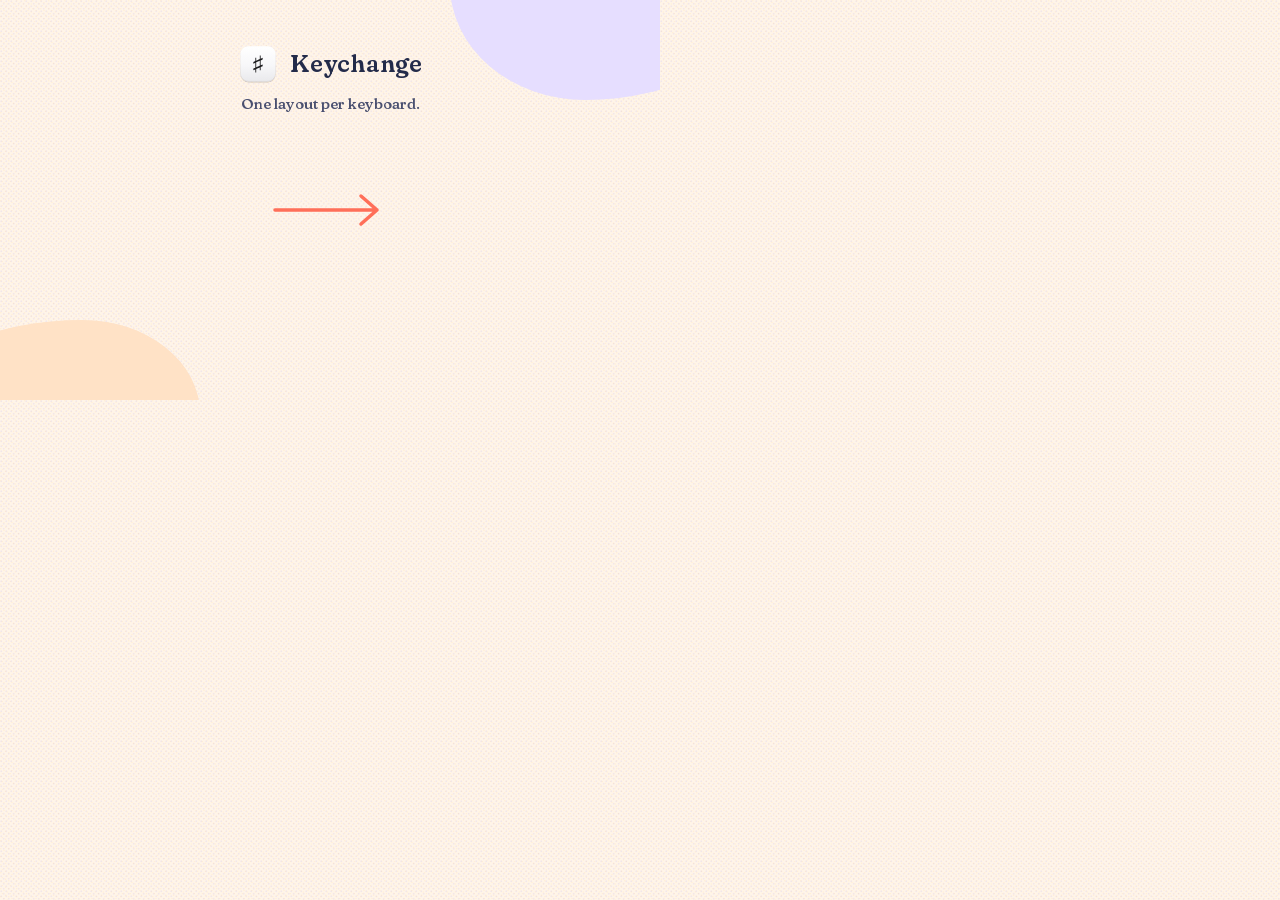
<file: docs/dmg/background.html>
<!doctype html>
<html lang="en">
<head>
<meta charset="utf-8">
<title>Keychange — dmg background source</title>
<!--
  Source for background.tiff, the 660×400 disk-image window background. It exists
  so the image can be regenerated instead of redrawn:

    "/Applications/Google Chrome.app/Contents/MacOS/Google Chrome" --headless \
      --screenshot=background@2x.png --window-size=660,400 \
      --force-device-scale-factor=2 --hide-scrollbars --virtual-time-budget=2000 \
      docs/dmg/background.html
    sips --resampleWidth 660 background@2x.png --out background.png
    tiffutil -cathidpicheck background.png background@2x.png -out background.tiff

  The icons are not in the image: the real Keychange.app sits centered at
  (165, 210) and the Applications alias at (495, 210), both 128pt — the window
  layout (set when the dmg is built) has to match the arrow drawn here.

  It borrows the site's style.css, so it is printed in the page's current look:
  the cream stock and its dot screen, navy ink, Fraunces for the brand and the
  tagline, a coral arrow, and two of the hero's pastel blobs pushed into the
  corners, clear of the icons and their labels. Redraw it when the site's look
  changes; it ships in every disk image. The time budget lets fraunces.woff2 load
  before the shot, so the brand is never caught in the Georgia fallback.
-->
<link rel="stylesheet" href="../assets/style.css">
<style>
  html, body { margin: 0; }
  body {
    position: relative;
    width: 660px;
    height: 400px;
    overflow: hidden;
  }
  /* The website's wordmark, centered. */
  .brand {
    display: flex;
    align-items: center;
    justify-content: center;
    gap: 12px;
    padding-top: 44px;
  }
  .brand img { display: block; width: 40px; height: 40px; border-radius: 9px; }
  .brand span {
    font-family: var(--display);
    font-size: 24px;
    font-weight: 600;
    letter-spacing: -0.01em;
    color: var(--ink);
  }
  .tagline {
    text-align: center;
    font-family: var(--display);
    font-size: 15px;
    font-weight: 500;
    color: var(--body);
    margin: 8px 0 0;
  }
  /* The hero's blobs, still: its shape as the CSS fallback, no breathing. */
  .blob {
    position: absolute;
    z-index: -1;
    border-radius: 58% 42% 55% 45% / 45% 55% 45% 55%;
  }
  .blob.lilac { right: -90px; top: -110px; width: 300px; height: 210px; background: var(--lilac); }
  .blob.peach { left: -80px; bottom: -90px; width: 280px; height: 170px; background: var(--peach); }
  /* Between the two icon slots, on their centerline. */
  .arrow { position: absolute; left: 273px; top: 192px; color: var(--accent); }
</style>
</head>
<body>

  <i class="blob lilac"></i>
  <i class="blob peach"></i>

  <div class="brand">
    <img src="../assets/keychange-icon.svg" alt="">
    <span>Keychange</span>
  </div>
  <p class="tagline">One layout per keyboard.</p>

  <svg class="arrow" width="114" height="36" viewBox="0 0 114 36" fill="none">
    <path d="M2 18 H 104 M 88 4 L 104 18 L 88 32"
          stroke="currentColor" stroke-width="3.5"
          stroke-linecap="round" stroke-linejoin="round"/>
  </svg>

</body>
</html>
</file>
<file: docs/assets/style.css>
/* Keychange landing page, printed in the launch video's look: cream stock, navy ink,
   white cards, and shadows screened in dots. Monospace is the page's voice, Fraunces
   its display type; system sans is kept for what imitates the app — the menu bar, the
   popups, the keycaps. Light only: the look is a print. */

:root {
  --desk: #FFF5E8;            /* the stock */
  --panel: #FFFFFF;
  --ink: #232B4A;
  --body: #4A5070;
  --footer: #4A5070;
  --hairline: rgb(35 43 74 / 0.14);
  /* Coral is the switch: the pressed key, the mark, the rings. At 2.5:1 on the stock
     it is for shapes only; anything that reads as text takes rust instead (4.5:1). */
  --accent: #FF6F59;
  --rust: #C8432B;
  --grape: #8C6CF2;           /* the shadows' other ink */
  --peach: #FFE2C6;           /* the blobs */
  --lilac: #E6DEFF;
  --aqua: #D3F3E8;
  --display: Fraunces, Georgia, serif;
  --mono: ui-monospace, SFMono-Regular, Menlo, Consolas, monospace;
  --nav: 72px;                /* the nav's height: the hero fills the first screen below it */
  --sans: -apple-system, BlinkMacSystemFont, "Segoe UI", Helvetica, Arial, sans-serif;
}

/* Served from this site, not Google's: the privacy notice promises no request leaves
   for another company. The latin subset, SOFT and WONK fixed; fraunces-OFL.txt. */
@font-face {
  font-family: Fraunces;
  src: url(fraunces.woff2) format("woff2");
  font-weight: 500 700;
  font-display: swap;
}

* { box-sizing: border-box; }

/* The row of keyboards runs off both edges of the window, so the page is clipped at
   the body rather than further in. The root takes the scrolling, which leaves the
   body's clip on the body instead of handing it to the viewport as "hidden" — a clip
   there is no scroll container, and nothing can be panned sideways into view. */
html { overflow: auto; }

/* The stock's own faint screens, as the video prints its paper at the page's scale:
   grape at 45° and a warmer yellow at about 30° (2:1, the nearest angle a tile can
   repeat), both 3.5px apart. One 40px tile holds a whole number of each. */
body {
  overflow-x: clip;
  --paper: url("data:image/svg+xml,%3Csvg xmlns='http://www.w3.org/2000/svg' width='40' height='40'%3E%3Cpattern id='g' width='5' height='5' patternUnits='userSpaceOnUse'%3E%3Cg fill='rgb(140,108,242)' fill-opacity='.11'%3E%3Ccircle cx='1.25' cy='1.25' r='.9'/%3E%3Ccircle cx='3.75' cy='3.75' r='.9'/%3E%3C/g%3E%3C/pattern%3E%3Cpattern id='y' width='8' height='8' patternUnits='userSpaceOnUse'%3E%3Cg fill='rgb(255,194,71)' fill-opacity='.12'%3E%3Ccircle cx='.8' cy='.8' r='.7'/%3E%3Ccircle cx='4' cy='2.4' r='.7'/%3E%3Ccircle cx='7.2' cy='4' r='.7'/%3E%3Ccircle cx='2.4' cy='5.6' r='.7'/%3E%3Ccircle cx='5.6' cy='7.2' r='.7'/%3E%3C/g%3E%3C/pattern%3E%3Crect width='40' height='40' fill='url(%23g)'/%3E%3Crect width='40' height='40' fill='url(%23y)'/%3E%3C/svg%3E");
  margin: 0;
  background: var(--paper) 0 0 / 40px 40px, var(--desk);
  color: var(--body);
  font-family: var(--mono);
  font-size: 14px;
  line-height: 1.65;
  -webkit-font-smoothing: antialiased;
}

.page {
  max-width: 1280px;
  margin: 0 auto;
  min-height: 100vh;
  display: flex;
  flex-direction: column;
}

a { color: inherit; text-decoration: none; }
a:hover { text-decoration: underline; }

/* ---------- print ----------
   The video's halftone drop shadow: a flat ink behind the box at z-index -1, offset
   down and right, masked to dots. shade.js prints the mask — the box's soft shadow
   screened at 45°, the dots shrinking to nothing with distance — and marks the box
   .printed; without script it is an even screen cut at the box.

   Behind the box only works while the shaded element makes no stacking context of its
   own — no transform, opacity, filter or z-index on it — or the dots paint over its
   background. Move a wrapper instead. `--rim` reaches under a thick border, `--tint`
   and `--drop` vary the ink and the offset. The list is shade.js's SHADED too. */

.cards article, .settings article, .legal article, .button,
.bar, .popover, .field, .board { position: relative; }

:where(.cards article, .settings article, .legal article, .button,
       .bar, .popover, .field, .board)::after {
  --dot: radial-gradient(circle, #000 1.3px, transparent 1.8px);
  content: "";
  position: absolute;
  inset: var(--rim, 0px);
  z-index: -1;
  translate: var(--drop, 8px 9px);
  border-radius: inherit;
  background: var(--tint, var(--grape));
  mask: var(--dot) 0 0 / 6px 6px, var(--dot) 3px 3px / 6px 6px;
  pointer-events: none;
}
/* 12px is shade.js's BLEED: the mask reaches that far past the box on every side. */
.printed::after {
  inset: calc(var(--rim, 0px) - 12px);
  mask: var(--shade) 0 0 / 100% 100% no-repeat;
}

/* For a screen reader only. */
.sr {
  position: absolute;
  width: 1px;
  height: 1px;
  overflow: hidden;
  clip-path: inset(50%);
  white-space: nowrap;
}

/* ---------- banner ----------
   The other app, in a full-width strip above the nav: a deep grape, dark enough that
   white small text reads (6.2:1), with the page's own dot screen printed over it in the
   lighter grape. The whole strip is the link; only its "take a look" underlines. */

.banner {
  display: block;
  background:
    radial-gradient(circle, rgb(140 108 242 / 0.55) 0.9px, transparent 1.3px) 0 0 / 5px 5px,
    radial-gradient(circle, rgb(140 108 242 / 0.55) 0.9px, transparent 1.3px) 2.5px 2.5px / 5px 5px,
    #6445DB;
  color: #fff;
  font-size: 12px;
  line-height: 1.5;
}
.banner:hover { text-decoration: none; }
.banner:hover .banner-go { text-decoration: underline; }
.banner:focus-visible { outline: 2px solid var(--ink); outline-offset: -4px; }

.banner-in {
  display: flex;
  align-items: center;
  justify-content: center;
  gap: 16px;
  max-width: 1280px;
  margin: 0 auto;
  padding: 11px 40px;
}

/* A label pill, printed the other way round: white, with the strip's grape as its ink. */
.banner-tag {
  flex: none;
  padding: 2px 8px;
  border-radius: 999px;
  background: #fff;
  color: #6445DB;
  font-size: 10px;
  font-weight: 600;
  letter-spacing: 0.12em;
  text-transform: uppercase;
}
.banner-text b { font-family: var(--display); font-size: 14px; font-weight: 600; }
.banner-go { flex: none; font-weight: 600; }

/* ---------- nav ---------- */

nav {
  display: flex;
  align-items: center;
  justify-content: space-between;
  gap: 20px;
  height: var(--nav);
  padding: 0 40px;
}

.wordmark { display: flex; align-items: center; gap: 10px; }
.wordmark img { border-radius: 6px; }
.wordmark span { font-family: var(--display); font-size: 17px; font-weight: 600; color: var(--ink); }
.wordmark:hover { text-decoration: none; }

.nav-links { display: flex; align-items: center; gap: 26px; font-size: 12px; }

.button {
  --tint: var(--accent);
  background: var(--ink);
  color: var(--panel);
  border-radius: 8px;
  padding: 11px 20px;
  font-size: 13px;
  white-space: nowrap;
}
.button:hover { background: color-mix(in srgb, var(--ink), #000 35%); text-decoration: none; }
.button.small { --drop: 4px 5px; padding: 6px 13px; font-size: 12px; border-radius: 6px; }

/* Pressed into its own shadow: the button moves, the dots stay. */
.button:active { top: 2px; left: 2px; --drop: 6px 7px; }
.button.small:active { --drop: 2px 3px; }

/* Hovered, a download button waits to be typed into, like the demo's field: a caret after
   the label, in the label's colour. It takes no room, so the label never shifts. Not
   .caret, which is the field's and which hero.js finds first by that name. */
.cursor {
  display: inline-block;
  width: 1.5px;
  height: 1.15em;
  margin: 0 -3.5px 0 2px;
  vertical-align: -0.2em;
  background: currentColor;
  opacity: 0;
}
.button:hover .cursor, .button:focus-visible .cursor { animation: blink 1.06s steps(1) infinite; }
@keyframes blink { 0% { opacity: 1; } 50% { opacity: 0; } }
@media (prefers-reduced-motion: reduce) {
  .button:hover .cursor, .button:focus-visible .cursor { animation: none; opacity: 1; }
}

/* Ink like the popups' ring, clear of the face, where the browser's blue would clash. */
.button:focus-visible { outline: 2px solid var(--ink); outline-offset: 2px; }

/* ---------- hero ---------- */

/* Two rows: the copy beside the demo, then the desk across both. The desk sits on the
   hero's bottom edge, where the keyboards dissolve into the page, so the air below the
   hero is the cards' top padding. */
.hero {
  position: relative;          /* the rings' layer */
  display: grid;
  /* The copy's column is as wide as the copy, so the demo's track starts where the words
     end. The desk spans the flexible track too, and an item across a flexible track never
     sizes a column, so its full-width row still cannot widen the page. */
  grid-template-columns: fit-content(560px) minmax(560px, 1fr);
  gap: 40px;
  align-items: center;
  --gutter: 40px;
  padding: 48px var(--gutter) 0;
  /* The copy keeps to the page's 1280px column; the demo may spill out to the right, up to
     the half of a 1600px column, while the window has the room. */
  margin-right: calc(-1 * max(0px, (min(1600px, 100vw) - min(1280px, 100vw)) / 2));
}

.hero-mark { display: block; margin-bottom: 22px; }

h1 {
  font-family: var(--display);
  font-size: 50px;
  font-weight: 600;
  line-height: 1.02;
  letter-spacing: -0.015em;
  color: var(--ink);
  max-width: 15ch;
  margin: 0 0 24px;
  text-wrap: balance;
}

.hero-copy > p { max-width: 44ch; margin: 0; }

.cta { display: flex; align-items: center; gap: 22px; margin-top: 26px; }
.cta-note { font-size: 11.5px; line-height: 1.5; margin: 0; }

/* The Homebrew route, on one line and unboxed: the command carries itself, and the
   copy icon is its own target rather than the whole line. */
.install {
  display: flex;
  align-items: center;
  flex-wrap: wrap;          /* one line everywhere but a narrow phone, where it breaks
                               after "brew install" rather than scrolling the page */
  gap: 10px;
  width: fit-content;
  margin-top: 30px;
  font-size: 12px;
}

/* The prompt and the medium weight are the whole treatment: enough for a shell line
   to read as one, with nothing drawn behind it. */
.cmd { color: var(--ink); font-weight: 500; }
.cmd::before { content: "$ "; opacity: 0.4; }

.brew, .pause {
  flex: none;
  display: flex;
  align-items: center;
  justify-content: center;
  width: 24px;
  height: 24px;
  padding: 0;
  color: var(--body);
  background: none;
  border: 0;
  cursor: pointer;
  opacity: 0.75;               /* 4:1 on the stock: an icon still has to be seen */
}
:is(.brew, .pause):hover { opacity: 1; }
.brew .check, .brew.copied .glyph { display: none; }
.brew.copied { opacity: 1; }
.brew.copied .check { display: block; color: var(--rust); }

/* Sits under the download button, the one place a visitor is already deciding. */
.kofi {
  display: inline-flex;
  align-items: center;
  gap: 7px;
  margin-top: 20px;
  font-size: 12px;
  color: var(--footer);
}
.kofi svg { flex: none; opacity: 0.75; }

/* ---------- the demo ----------
   Page elements at the app's true sizes, not a recording: the menu bar as a floating
   card, the popover capture under it, and a text field. hero.js plays story.js on
   them. Only the popover image scales, and only once a phone is narrower than it. */

/* Centred between the end of the copy and the browser's edge, but never further right than
   the hero's own edge: past a 1600px window that edge stops following the browser, and the
   centre is pulled back by that much. The copy's end is the track's start less the gap, and
   the browser's edge the track's end plus the gutter and whatever lies past the hero. */
.demo {
  position: relative; justify-self: end; width: 100%; max-width: 560px;
  margin-right: max(0px, (100% + 40px - var(--gutter) - max(0px, (100vw - 1600px) / 2) - 560px) / 2);
}

/* Menu bar metrics measured off a real capture: 40pt tall, 14px system
   text, items 20pt apart, 18pt from the right edge. A card of its own, never a strip
   along the top of anything. */
.bar {
  display: flex;
  align-items: center;
  justify-content: flex-end;
  gap: 20px;
  width: min(390px, 100%);
  height: 40px;
  margin-left: auto;
  padding: 0 18px;
  background: var(--panel);
  border-radius: 11px;
  font: 500 14px var(--sans);
  color: var(--ink);
  white-space: nowrap;
}
.mark { flex: none; width: 23px; height: 18px; }

/* panel-ink.png (make-panel.py) is the popover at its 2x capture size, cropped to the
   panel and printed in the two inks. macOS hangs it 6pt under the bar, right under
   the status item. The rail it had baked in is drawn here instead, on whichever row
   is live: 3x20pt at x 6, rows 32pt apart from y 42 — in percent, so it stays on its
   row when a phone scales the image down. */
.popover { width: 344px; max-width: 100%; margin: 6px 0 0 auto; border-radius: 12px; }
.popover img { display: block; width: 100%; height: auto; }
.rail {
  position: absolute;
  left: 1.74%;
  top: calc(29.58% + var(--row, 0) * 22.54%);
  width: 0.87%;
  height: 14.08%;
  border-radius: 2px;
  background: var(--ink);
}

.field {
  --tint: var(--accent);
  --rim: -2px;
  display: flex;
  align-items: center;
  height: calc(1em + 30px);
  width: calc(100% - 48px);    /* short of the menu bar and popover's right edge, not lined up with them */
  margin-top: 56px;
  padding: 0 0.6em;
  background: var(--panel);
  border: 2px solid var(--ink);
  border-radius: 14px;
  /* Fraunces has no Hangul, so 안녕 falls through to the system's Korean face. The
     fixed line height keeps that face's taller metrics from moving the line. */
  font: 560 34px/1.2 Fraunces, Georgia, "Apple SD Gothic Neo", "Malgun Gothic", "Noto Sans KR", sans-serif;
  color: var(--ink);
  white-space: pre;
}
.typed { opacity: var(--fade, 1); }
/* The syllable the input method is still building, underlined as macOS marks it. */
.typed .composing { text-decoration: underline 1.5px; text-underline-offset: 0.12em; }
/* ü and ß flash as they come out right; text, so rust rather than coral. */
.typed span { color: color-mix(in srgb, var(--rust) calc(var(--f, 0) * 100%), var(--ink)); }
.caret {
  width: 2px;
  height: 1.05em;
  margin-left: 2px;
  background: var(--ink);
  opacity: var(--on, 1);
}

/* WCAG 2.2.2: anything that moves for more than five seconds can be stopped. Hidden
   until the loop actually runs, so it never offers to pause a still. It sits above the
   menu bar's right end, out of the flow, so nothing moves when it appears. */
.pause { position: absolute; top: -34px; right: 0; }
.pause[hidden] { visibility: hidden; }
.pause .play, .pause.paused .glyph { display: none; }
.pause.paused .play { display: block; }

/* Soft pastel shapes behind the subjects, breathing slowly — only while the loop plays. */
.blob {
  position: absolute;
  z-index: -2;                 /* under the shadows' -1 */
  border-radius: 58% 42% 55% 45% / 45% 55% 45% 55%;
  animation: breathe 13s ease-in-out infinite alternate;
}
.hero:not(.playing) .blob { animation-play-state: paused; }
/* Inside the page's 1280px at desktop widths: the hero clips them, and a cut edge in
   the middle of a wide screen would show. */
.blob.lilac { right: -30px; top: -70px; width: 520px; height: 360px; background: var(--lilac); }
/* Over the lilac where they meet, still under everything else: the next shape laid on. */
.blob.peach { left: -70px; bottom: -56px; width: 400px; height: 230px; background: var(--peach); animation-duration: 16s; }
.blob.aqua { left: 0; bottom: 40px; width: 270px; height: 190px; background: var(--aqua); animation-duration: 11s; }
@keyframes breathe { to { transform: rotate(7deg) scale(1.06); } }

/* ---------- the desk ----------
   Three keyboards in a row, as wide as it takes. The number, top and home rows print
   solid; below them the desk dissolves into a halftone screen whose dots shrink to
   nothing, so the boards run out into the paper instead of stopping at a rule. The desk spans
   the window, not the page: the boards run off both edges, and the row slides as one
   to centre whichever board is being typed on (hero.js sets the track's translate).
   Keys are laid out in units of --u, one key's pitch. The idle boards sit under a veil
   of the stock, their shadows fading with them. */

.desk {
  --u: clamp(20px, 2.8vw, 30px);
  --board: calc(15.84 * var(--u) + 4px);        /* rule included */
  --gap: calc(1.2 * var(--u));
  grid-column: 1 / -1;
  width: 100vw;
  --sink: calc(1.4 * var(--u));                 /* how far the idle boards sit lower */
  --rest: calc(0.35 * var(--u));                /* how far short of level the live one stops */
  --lift: calc(0.3 * var(--u));                 /* the live board's extra drop */
  --dissolve: calc(1.4 * var(--u));
  height: calc(26px + 3.35 * var(--u) + var(--dissolve));
  /* The window's full width from wherever the hero starts: the page is centred, the hero is
     not, so the desk steps back by the page's margin and the hero's gutter. */
  margin: 12px 0 0 calc(-1 * ((100vw - min(1280px, 100vw)) / 2 + var(--gutter)));
  overflow: clip;
  /* Solid to the foot of the home row, where every pressed key lives, then a 45° screen
     that starts closed up and thins to nothing before the boards' own bottom edge. The
     tile is 6x48 and scales with the keys, so the dots stay round at every size. */
  mask: linear-gradient(#000 0 0) top / 100% calc(100% - var(--dissolve)) no-repeat,
        url("data:image/svg+xml,%3Csvg xmlns='http://www.w3.org/2000/svg' width='6' height='48'%3E%3Ccircle cx='0' cy='0' r='3.10'/%3E%3Ccircle cx='6' cy='0' r='3.10'/%3E%3Ccircle cx='3' cy='3' r='2.91'/%3E%3Ccircle cx='0' cy='6' r='2.71'/%3E%3Ccircle cx='6' cy='6' r='2.71'/%3E%3Ccircle cx='3' cy='9' r='2.52'/%3E%3Ccircle cx='0' cy='12' r='2.33'/%3E%3Ccircle cx='6' cy='12' r='2.33'/%3E%3Ccircle cx='3' cy='15' r='2.13'/%3E%3Ccircle cx='0' cy='18' r='1.94'/%3E%3Ccircle cx='6' cy='18' r='1.94'/%3E%3Ccircle cx='3' cy='21' r='1.74'/%3E%3Ccircle cx='0' cy='24' r='1.55'/%3E%3Ccircle cx='6' cy='24' r='1.55'/%3E%3Ccircle cx='3' cy='27' r='1.36'/%3E%3Ccircle cx='0' cy='30' r='1.16'/%3E%3Ccircle cx='6' cy='30' r='1.16'/%3E%3Ccircle cx='3' cy='33' r='0.97'/%3E%3Ccircle cx='0' cy='36' r='0.78'/%3E%3Ccircle cx='6' cy='36' r='0.78'/%3E%3Ccircle cx='3' cy='39' r='0.58'/%3E%3Ccircle cx='0' cy='42' r='0.39'/%3E%3Ccircle cx='6' cy='42' r='0.39'/%3E%3Ccircle cx='3' cy='45' r='0.19'/%3E%3C/svg%3E") bottom / calc(var(--dissolve) / 8) var(--dissolve) repeat-x;
}

/* Until hero.js runs, the still: the MX Keys, third on the row, where hero.js puts it on a
   window up to 900px wide, centred; wider, hero.js eases it out to the column's edge. */
.track {
  position: relative;
  display: flex;
  gap: var(--gap);
  width: max-content;
  translate: calc(50vw - 2.5 * var(--board) - 2 * var(--gap));
}
.keyboard:not(:last-child) > .board { --idle: 1; }

/* The idle boards sit low, only their top rows in view; the live one rises to show the
   row being typed on, and stands a little off the page, its shadow dropping further.
   hero.js moves each keyboard with its veil. Moved on the wrapper: a translate on the
   board itself would lift its dots over its face. */
.keyboard { translate: 0 var(--rest); }
.keyboard:not(:last-child) { translate: 0 var(--sink); }

.keyboard { position: relative; }

.keyboard p {
  margin: 0 0 8px;
  font-size: 10.5px;
  line-height: 16px;
  letter-spacing: 0.12em;
  text-transform: uppercase;
  color: var(--ink);
  white-space: nowrap;
}

.board {
  --rim: -2px;
  width: var(--board);
  height: calc(4.84 * var(--u) + 4px);
  background: var(--panel);
  /* No rule, only the white: the 2px stays so the caps keep their place inside it. */
  border: 2px solid var(--panel);
  border-radius: calc(0.54 * var(--u));
}
.board {
  --drop: calc(8px + var(--lift) * (1 - var(--idle, 0))) calc(9px + var(--lift) * (1 - var(--idle, 0)));
}
.board::after { opacity: calc(1 - 0.6 * var(--idle, 0)); }
.board::before {
  content: "";
  position: absolute;
  inset: -2px;
  z-index: 1;                  /* over the caps */
  border-radius: inherit;
  background: var(--desk);
  opacity: calc(0.6 * var(--idle, 0));
}

/* The caps lie over the board rather than in it: the board carries the veil's --idle,
   and a custom property set on the keys' parent would restyle every key on every
   frame of a hand move. */
.caps { position: absolute; top: 26px; left: 2px; }   /* under the label, inside the rule */

/* A cap in cream with an ink legend; pressed, it fills ink (coral if it switches),
   the legend turns white and it drops a little. */
.caps span {
  --hit: var(--ink);
  position: absolute;
  left: calc((0.42 + var(--x) + 0.07) * var(--u));
  top: calc((0.42 + var(--y) + 0.07) * var(--u));
  width: calc((var(--w) - 0.14) * var(--u));
  height: calc(0.86 * var(--u));
  display: flex;
  align-items: center;
  justify-content: center;
  border-radius: calc(0.14 * var(--u));
  background: color-mix(in srgb, var(--hit) calc(var(--down, 0) * 100%), var(--desk));
  color: color-mix(in srgb, #fff calc(var(--down, 0) * 100%), var(--ink));
  translate: 0 calc(var(--down, 0) * 0.05 * var(--u));
  font: 500 calc(0.34 * var(--u)) var(--sans);
}
.caps span.hot { --hit: var(--accent); }
.caps span.sym { font-size: calc(0.28 * var(--u)); }
/* 2-Set Korean's jamo beside the Latin letter, the way the MX Keys prints both. */
.caps i { margin-left: 0.3em; font-style: normal; font-size: 0.92em; }

/* The switch, drawn over everything in the hero: a dotted ring leaves the key and the
   mark together, joined by a dotted line. Its own layer, clipped to the hero, so it
   reaches up to the menu bar and is cut at the desk's bottom rule. */
.rings {
  position: absolute;
  top: 0;
  left: 0;
  z-index: 2;
  width: 100%;
  height: 100%;
  overflow: clip;
  visibility: hidden;          /* until a switch: hero.js shows it */
  pointer-events: none;
  fill: none;
  stroke: var(--accent);
  stroke-linecap: round;
}
/* The same ring, set off around the pointer by a download (ring.js): over the whole
   window, for as long as it takes to fade. */
.rings.ping { position: fixed; z-index: 10; visibility: visible; }

/* ---------- section head ----------
   Set like the cards' 01/02/03 eyebrows: a marker in the page's own voice, not a
   second headline competing with the hero. Only the settings carry one — the cards
   speak for themselves. */

.section-head {
  font-family: var(--mono);
  font-size: 11px;
  font-weight: 400;
  letter-spacing: 0.12em;
  text-transform: uppercase;
  color: var(--body);
  margin: 0 0 14px;
  padding: 0 40px;
}
/* The settings are their own group, so they get more air above than the cards
   keep between themselves. */
.cards + .section-head { margin-top: 54px; }

/* ---------- feature cards ---------- */

.cards {
  display: grid;
  grid-template-columns: repeat(3, 1fr);
  gap: 28px;
  padding: 100px 40px 72px;
}

.cards article {
  --tint: var(--accent);       /* the why, in the coral of the download buttons */
  background: var(--panel);
  border-radius: 16px;
  padding: 20px;
}
.eyebrow { font-size: 10.5px; letter-spacing: 0.1em; color: var(--body); }
.cards h3 {
  font-family: var(--display);
  font-size: 17px;
  font-weight: 600;
  color: var(--ink);
  margin: 9px 0 14px;
}
.cards p { font-size: 12px; line-height: 1.6; margin: 0; }
em { font-style: normal; color: var(--ink); }

/* ---------- settings ----------
   Two panels on the cards' surface, each opening with the setting as the app shows it:
   the label on the left, a popup button on the right. */

.settings {
  display: grid;
  grid-template-columns: 1fr 1fr;
  gap: 28px;
  padding: 0 40px 72px;
}

.settings article {
  --tint: var(--accent);
  background: var(--panel);
  border-radius: 16px;
  padding: 20px;
}

.setting {
  display: flex;
  align-items: center;
  justify-content: space-between;
  gap: 14px;
  padding-bottom: 16px;
  margin-bottom: 16px;
  border-bottom: 0.5px solid var(--hairline);
  font-family: var(--sans);
  font-size: 13px;
}
.setting-label { color: var(--ink); }
.setting .popup { flex: none; }

/* AppKit's pop-up button: 6px radius on a filled face, the label left, the chevron pair
   right — inked like the Download button. The face is a real <select>, so it opens
   with the app's own options in the browser's own menu — cheaper than drawing one, and
   it works on touch. The chevron is a background image because appearance:none takes
   the native one away with everything else. */
.popup {
  appearance: none;
  font: inherit;
  border: 0;
  background: var(--ink)
    url("data:image/svg+xml,%3Csvg xmlns='http://www.w3.org/2000/svg' width='9' height='14' viewBox='0 0 9 14' fill='%23FFFFFF'%3E%3Cpath d='M4.5 1 8 5H1z'/%3E%3Cpath d='M4.5 13 1 9h7z'/%3E%3C/svg%3E")
    no-repeat right 9px center;
  border-radius: 6px;
  padding: 4px 27px 4px 9px;
  color: var(--panel);
  white-space: nowrap;
  cursor: pointer;
}
.popup:hover { background-color: color-mix(in srgb, var(--ink), #000 35%); }
/* Ink on the card, clear of the face: 13:1 against the white it sits on. */
.popup:focus-visible { outline: 2px solid var(--ink); outline-offset: 2px; }
/* Where the browser draws the open menu from these (Windows, Linux, Firefox), a menu. */
.popup option { background: var(--panel); color: var(--ink); }

.settings h3 {
  font-family: var(--display);
  font-size: 17px;
  font-weight: 600;
  color: var(--ink);
  margin: 0 0 14px;
}
.settings p { font-size: 12px; line-height: 1.6; margin: 0; }

.modes { font-size: 12px; line-height: 1.6; margin: 9px 0 0; padding-left: 16px; }
.modes li + li { margin-top: 8px; }   /* each option its own paragraph, not one run of lines */

/* ---------- footer ---------- */

footer {
  margin-top: auto;          /* keep the footer at the bottom on short pages */
  display: flex;
  flex-wrap: wrap;
  gap: 8px 26px;
  justify-content: space-between;
  padding: 18px 40px;
  font-size: 11px;
  color: var(--footer);
}

/* § 5 DDG wants the Impressum reachable from anywhere on the site, and the GDPR wants
   the same of the privacy notice, so these sit in the footer of every page. */
.footer-legal { display: flex; flex-wrap: wrap; gap: 18px; }

/* ---------- legal pages ----------
   Impressum, privacy, terms. Same surface as the feature cards; the hero's h1 is far
   too large for prose, so the type resets here. */

.legal { padding: 52px 40px 60px; }

/* The card spans the page like the others; its prose keeps a reading measure. */
.legal article {
  background: var(--panel);
  border-radius: 16px;
  padding: 38px 42px;
}

.legal article > * { max-width: 80ch; }

.legal h1 {
  font-size: 29px;
  line-height: 1.2;
  letter-spacing: -0.01em;
  max-width: none;
  margin: 0 0 4px;
}

.legal .sub { font-size: 11.5px; margin: 0 0 28px; }

.legal h2 {
  font-family: var(--display);
  font-size: 17px;
  font-weight: 600;
  color: var(--ink);
  margin: 28px 0 12px;
}

.legal p, .legal li { font-size: 13px; line-height: 1.7; margin: 0 0 11px; }
.legal ul { margin: 0 0 11px; padding-left: 19px; }
.legal address { font-style: normal; font-size: 13px; line-height: 1.7; }
.legal a { text-decoration: underline; text-underline-offset: 2px; }

/* ---------- responsive ---------- */

/* The demo wants 560px, so the hero goes single column while the copy column still
   has the ~380px the two-column layout was built around. In its own row it centres,
   until the row is narrower than 560 and it takes the row's width. */
@media (max-width: 1060px) {
  .hero { grid-template-columns: minmax(0, 1fr); }
  .demo { justify-self: center; margin-top: 28px; margin-right: 0; }
}

/* Where the banner's line would wrap: drop the "take a look", keep the label and the text. */
@media (max-width: 955px) {
  .banner-go { display: none; }
}
/* On a phone the sentence needs the room more than the label does. */
@media (max-width: 499px) {
  .banner-tag { display: none; }
}

@media (max-width: 900px) {
  :root { --nav: 64px; }
  .banner-in { gap: 12px; padding: 10px 24px; }
  nav { padding: 0 24px; }
  .nav-links a:not(.button) { display: none; }

  .hero { --gutter: 24px; }
  .hero-mark { width: 72px; height: 72px; }
  h1 { font-size: 36px; }
  .field { font-size: clamp(26px, 7.5vw, 34px); }
  .blob.aqua { width: 180px; height: 130px; }

  .cards { grid-template-columns: 1fr; padding: 78px 24px 48px; }
  .settings { grid-template-columns: 1fr; padding: 0 24px 48px; }
  .section-head { padding: 0 24px; }
  footer { padding: 16px 24px; }
}

/* Without motion the keyboards have nothing to show: they are there to be typed on and
   slid between. The still keeps the menu bar, the popover and the finished text. */
@media (prefers-reduced-motion: reduce) {
  .blob { animation: none; }
  .desk, .rings, .blob.aqua { display: none; }   /* aqua lies under the keyboards */
}
</file>
